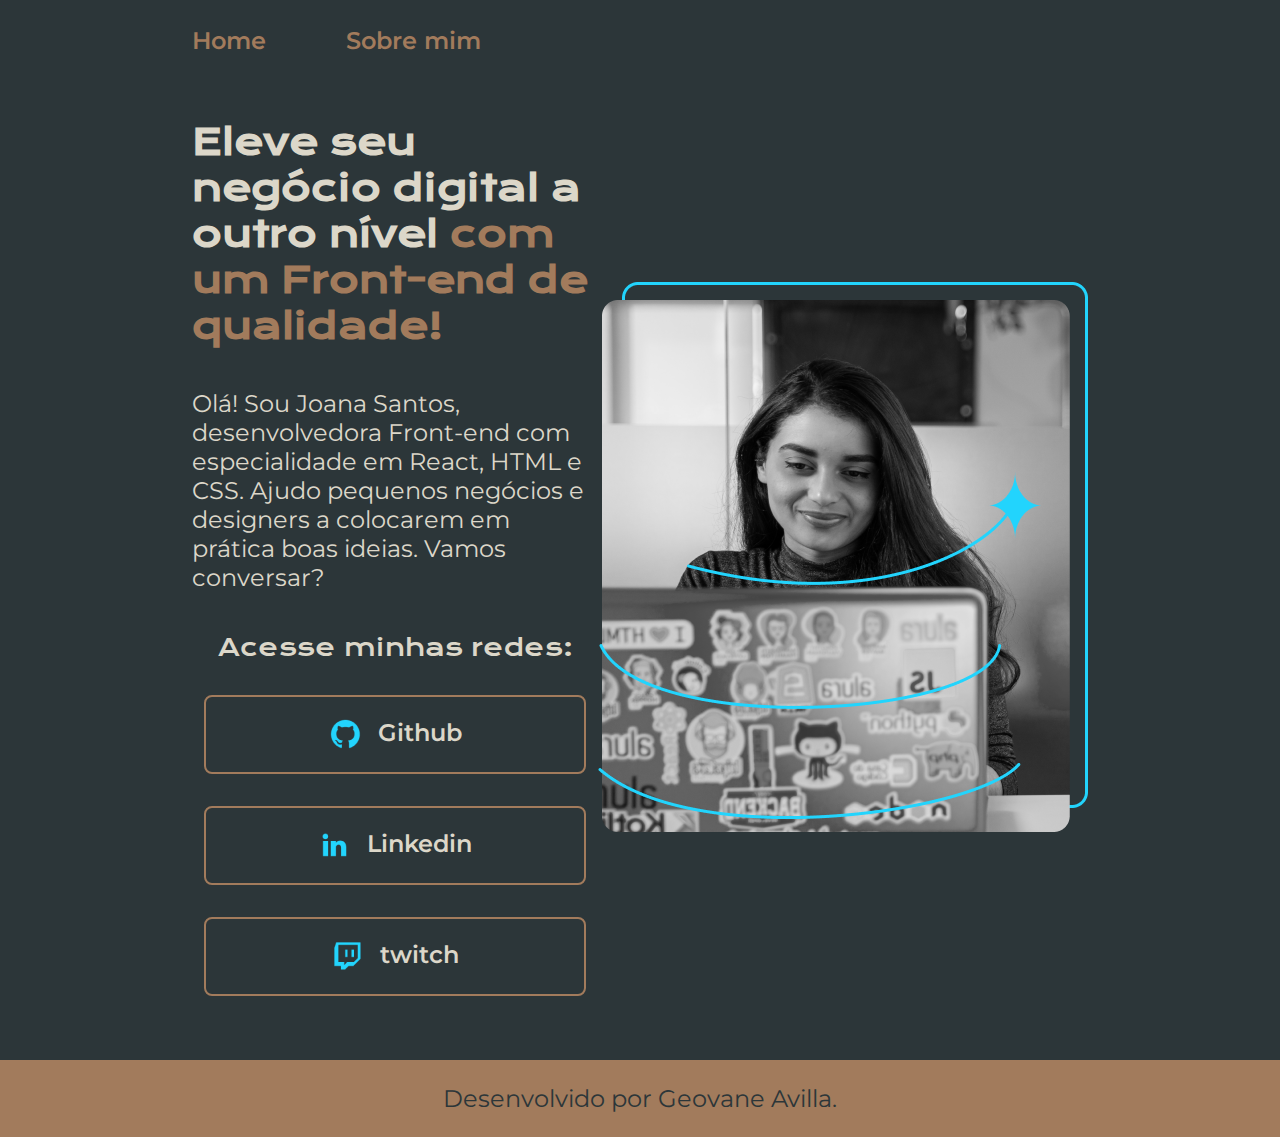
<file: index.html>
<!DOCTYPE html>
<html lang="pt-br">

<head>
    <meta charset="UTF-8">
    <meta http-equiv="X-UA-Compatible" content="IE=edge">
    <meta name="viewport" content="width=device-width, initial-scale=1.0">
    <title>Portfolio</title>
    <link rel="stylesheet" href="/Styles/Style.css">
</head>

<body>
        <header class="cabecalho">
            <nav class="cabecalho__menu">
                <a class="cabecalho__menu__link" href="index.html">Home</a>
                <a class="cabecalho__menu__link" href="about.html">Sobre mim</a>
            </nav>
    </header>
    <main class="apresentacao">
        <section class="apresentacao__conteudo">
            <h1 class="apresentacao__conteudo__titulo">Eleve seu negócio digital a outro nível<strong
            class="titulo-destaque"> com um Front-end de qualidade!
            </strong></h1>
            <p class="apresentacao__conteudo__texto">Olá! Sou Joana Santos, desenvolvedora 
            Front-end com especialidade em React, HTML e 
            CSS. Ajudo pequenos negócios e designers a 
            colocarem em prática boas ideias. Vamos 
            conversar?</p>
            <div class="apresentacao__links">
                <h2 class="apresentacao__links__subtitulo">Acesse minhas redes:</h2>
                <a class="apresentacao__links__link" href="https://github.com/rafaballerini">
                <img src="Assets/github.png">
                Github
            </a>
            <div class="apresentacao__links">
                <a class="apresentacao__links__link" href="https://linkedin.com/in/rafaellaballerini">
                <img src="Assets/linkedin.png">
                Linkedin
            </a>
            <div class="apresentacao__links">
                <a class="apresentacao__links__link" href="https://twitch.tv/guilimadev">
                <img src="Assets/twitch.png">
                twitch
            </a>
                
            </div>
        </section>
        <img src="Assets/Imagem.png" alt="Foto da Joana Santos programando">
    </main>
    <footer class="Rodape">
        <p>Desenvolvido por Geovane Avilla.</p>
    </footer>
</body>
 
</html>
</file>
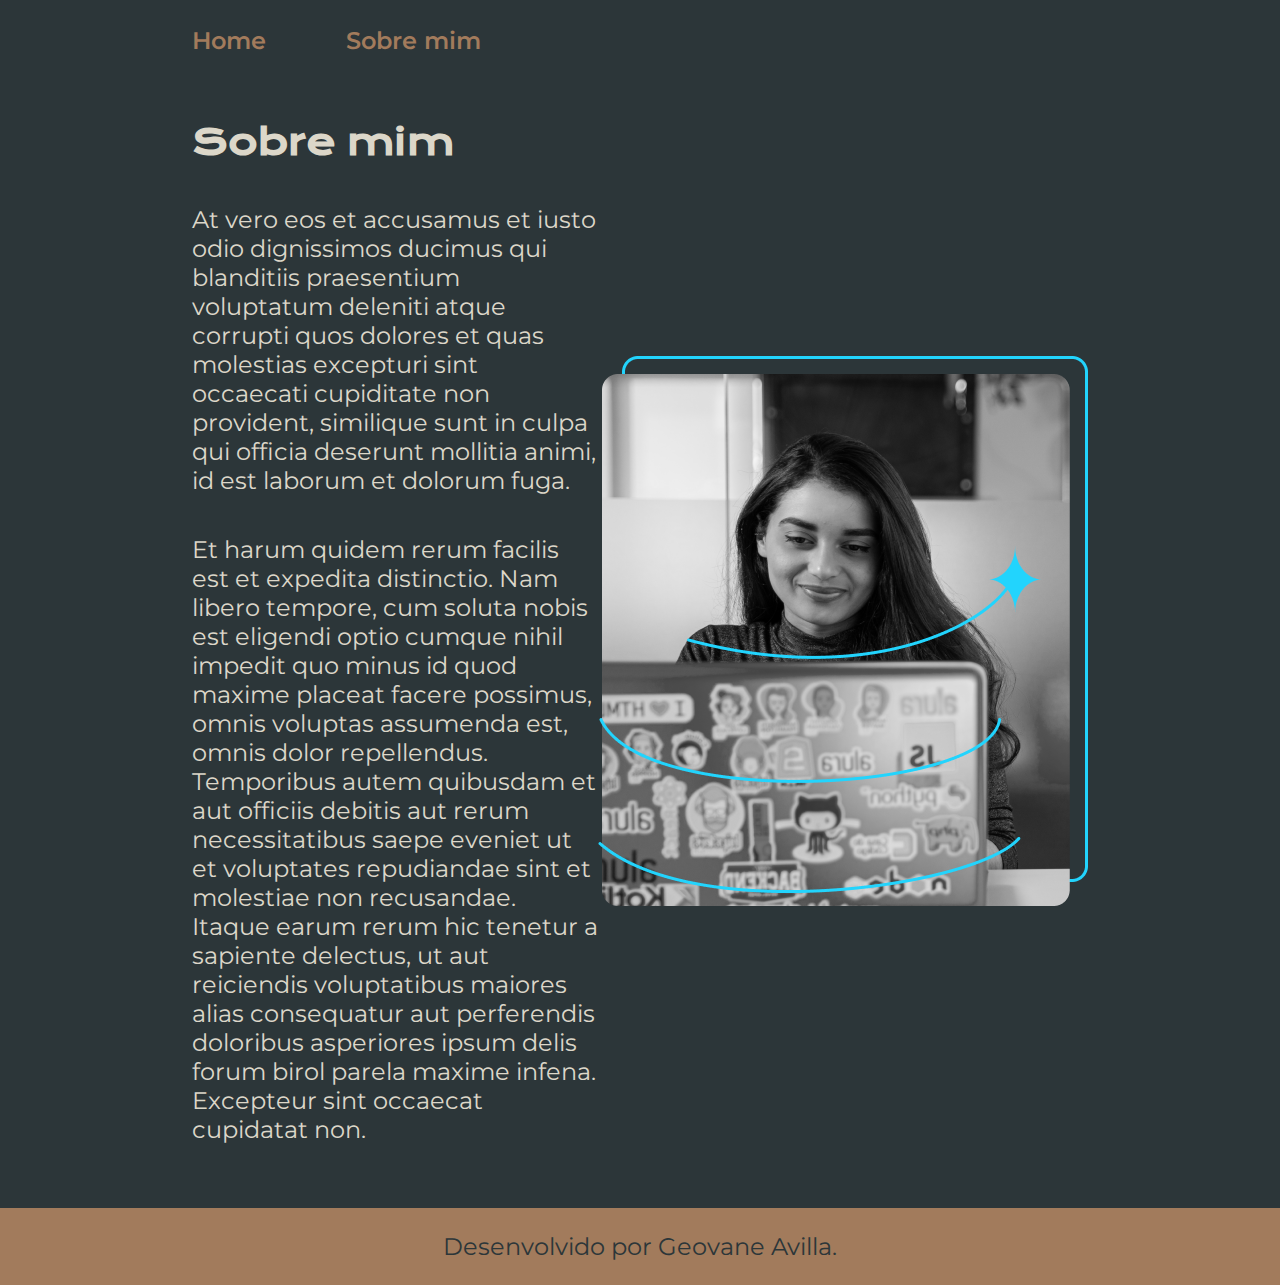
<file: about.html>
<!DOCTYPE html>
<html lang="pt-br">
<head>
    <meta charset="UTF-8">
    <meta name="viewport" content="width=device-width, initial-scale=1.0">
    <title>Sobre mim</title>
    <link rel="stylesheet" href="/Styles/Style.css">
</head>
<body>
   <header class="cabecalho">
    <nav class="cabecalho__menu">
        <a class="cabecalho__menu__link" href="index.html">Home</a>
        <a class="cabecalho__menu__link" href="about.html">Sobre mim</a>
    </nav>
   </header>

   <main class="apresentacao">
    <section class="apresentacao__conteudo">
        <h1 class="apresentacao__conteudo__titulo">Sobre mim</h1>
            <p class="apresentacao__conteudo__texto">At vero eos et accusamus et iusto odio dignissimos ducimus qui blanditiis 
                praesentium voluptatum deleniti atque corrupti quos dolores et quas molestias 
                excepturi sint occaecati cupiditate non provident, similique sunt in culpa qui 
                officia deserunt mollitia animi, id est laborum et dolorum fuga.</p>
            <p class="apresentacao__conteudo__texto">Et harum quidem rerum facilis est et expedita distinctio. Nam libero tempore, 
                cum soluta nobis est eligendi optio cumque nihil impedit quo minus id quod maxime
                 placeat facere possimus, omnis voluptas assumenda est, omnis dolor repellendus. 
                 Temporibus autem quibusdam et aut officiis debitis aut rerum necessitatibus saepe 
                 eveniet ut et voluptates repudiandae sint et molestiae non recusandae. 
                 Itaque earum rerum hic tenetur a sapiente delectus, ut aut reiciendis voluptatibus 
                 maiores alias consequatur aut perferendis doloribus asperiores ipsum delis forum 
                 birol parela maxime infena. Excepteur sint occaecat cupidatat non.</p>
    </section>
    <img src="Assets/Imagem.png" alt="Foto da Joana Santos programando">
   </main>
   <footer class="Rodape">
    <p>Desenvolvido por Geovane Avilla.</p>
    </footer>   
</body>
</html>
</file>
<file: Styles/Style.css>
@import url('https://fonts.googleapis.com/css2?family=Krona+One&family=Montserrat:wght@400;600&display=swap');

:root {
    --cor-primaria: #2C3639;
    --cor-secundaria: #DCD7C9;
    --cor-terciaria: #A27B5C;
    --cor-hover: #3F4E4F;

    --fonte-primaria: 'Krona One', sans-serif;
    --fonte-secundaria: 'Montserrat', sans-serif;
}

*{
    margin: 0;
    padding: 0;
}

body{
    height: 100vh;
    box-sizing: border-box;
    background-color: var(--cor-primaria);
    color: var(--cor-secundaria);
}

.cabecalho{
    padding: 2% 0% 0% 15%;
}

.cabecalho__menu{
    display: flex;
    gap: 80px;
}

.cabecalho__menu__link {
    font-family: var(--fonte-secundaria);
    font-size: 24px;
    font-weight: 600;
    color: var(--cor-terciaria);
    text-decoration: none;
}

.apresentacao{
    padding: 5% 15%;
    display: flex;
    align-items: center;
    justify-content: space-between;
}
.apresentacao__conteudo{
    width: 615px;
    display: flex;
    flex-direction: column;
    gap: 40px;
}

.apresentacao__conteudo__titulo{
    font-size: 36px;
    font-family: var(--fonte-primaria);
}

.titulo-destaque{
    color: var(--cor-terciaria);
}

.apresentacao__conteudo__texto{
    font-size: 24px;
    font-family: 'Montserrat', sans-serif;
}

.apresentacao__links{
    display: flex;
    flex-direction: column;
    justify-content: space-between;
    align-items: center;
    gap: 32px;
}

.apresentacao__links__subtitulo {
    font-family: var(--fonte-primaria);
    font-weight: 400;
    font-size: 24px;
}

.apresentacao__links__link{
    /* background-color: #22D4FD; */
    display: flex;
    justify-content: center;
    gap: 16px;
    border: 2px solid var(--cor-terciaria);
    width: 378px;
    text-align: center;
    border-radius: 8px;
    font-size: 24px;
    font-weight: 600;
    padding: 21.5px 0;
    text-decoration: none;
    color: var(--cor-secundaria);
    font-family: var(--fonte-secundaria);
}

.apresentacao__links__link:hover {
        background-color: var(--cor-hover);
    }

.Rodape{
    padding: 24px;
    color: var(--cor-primaria);
    background-color: var(--cor-terciaria);
    text-align: center;
    font-family: var(--fonte-secundaria);
    font-size: 24px;
    font-weight: 400;
}
</file>
